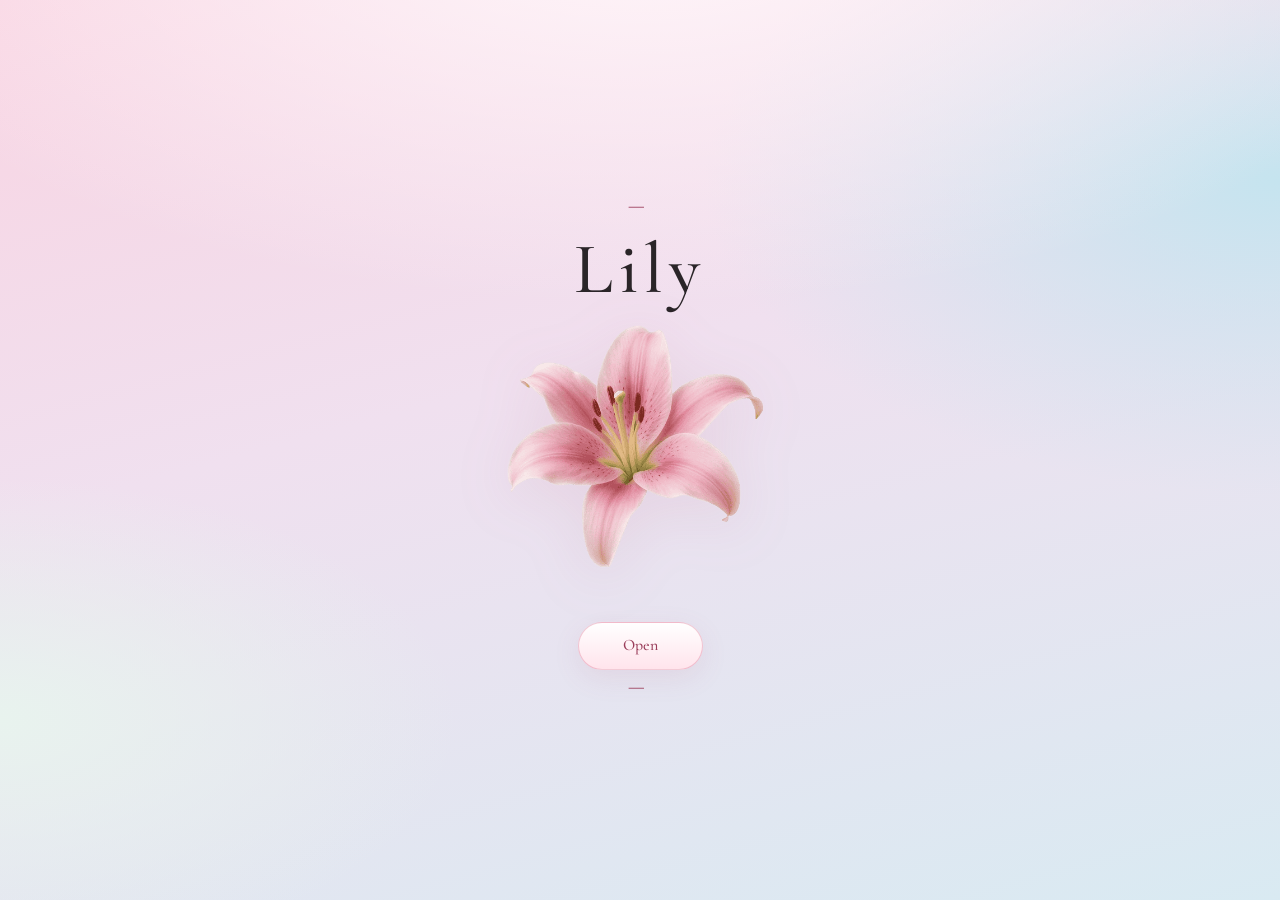
<file: index.html>
<!DOCTYPE html>
<html lang="en">

<head>
    <meta charset="UTF-8" />
    <meta name="viewport" content="width=device-width, initial-scale=1.0" />
    <meta name="description" content="Lily — a collection of quiet thoughts. A poetic digital quote book." />
    <link rel="icon" href="./media/imgs/lily_01.png" />
    <title>Lily</title>
    <style>
        html,
        body {
            margin: 0;
            width: 100%;
            height: 100%;
            overflow: hidden;
        }

        iframe {
            display: block;
            width: 100%;
            height: 100%;
            border: 0;
        }
    </style>
</head>

<body>
    <iframe src="./lily_book_like.html" title="Lily"></iframe>
</body>

</html>
</file>
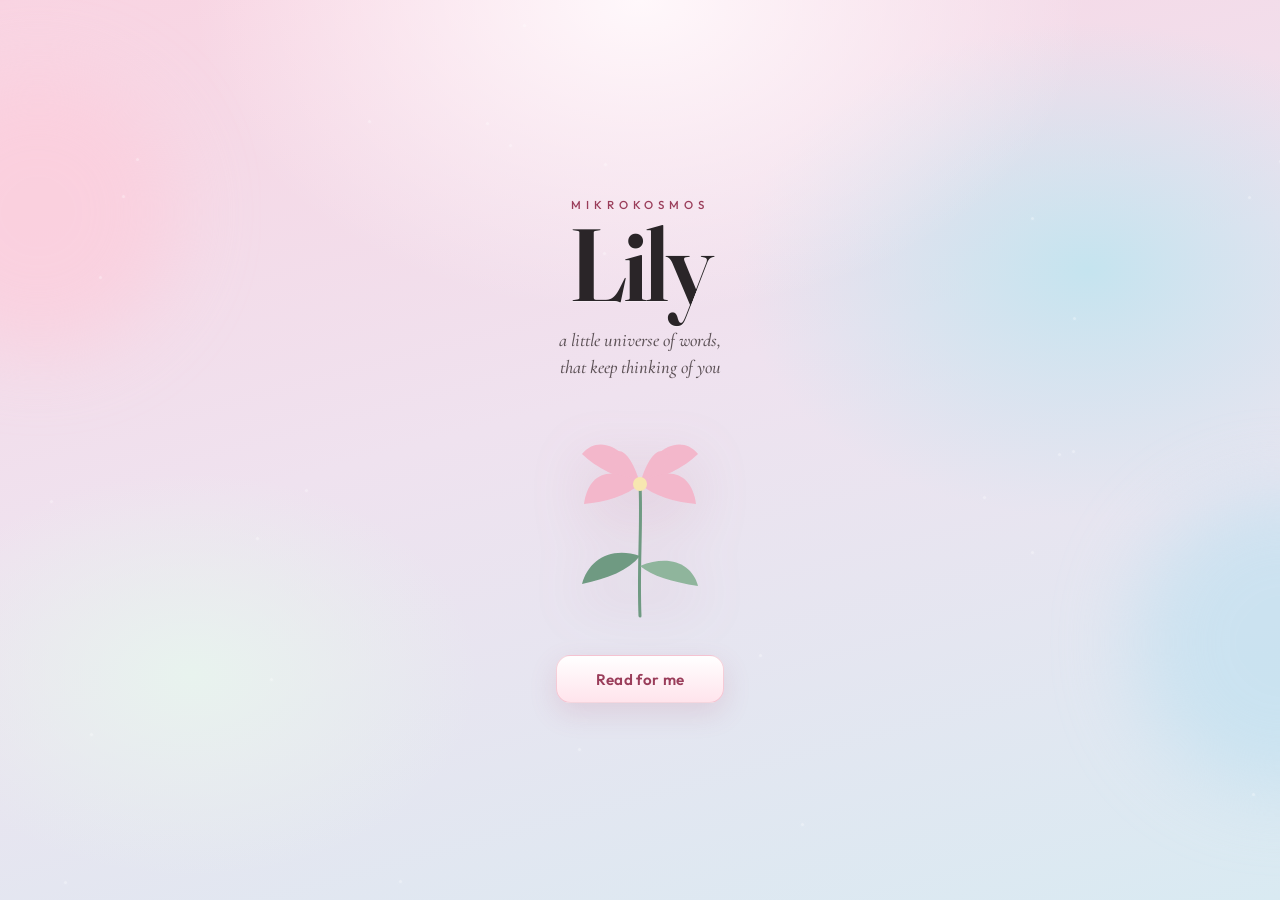
<file: for-lily.html>
<!DOCTYPE html>
<html lang="en">

<head>
    <meta charset="UTF-8" />
    <meta name="viewport" content="width=device-width, initial-scale=1.0, viewport-fit=cover" />
    <meta name="theme-color" content="#f3c4d4" />
    <meta name="description" content="Mikrokosmos — quiet words written for Lily." />
    <title>Lily — Mikrokosmos</title>
    <link rel="preconnect" href="https://fonts.googleapis.com" />
    <link rel="preconnect" href="https://fonts.gstatic.com" crossorigin />
    <link
        href="https://fonts.googleapis.com/css2?family=Cormorant+Garamond:ital,wght@0,500;0,600;1,500&family=Fraunces:opsz,wght@9..144,500;9..144,600&family=Noto+Serif+Myanmar:wght@400;500;600&family=Outfit:wght@400;500;600&display=swap"
        rel="stylesheet" />
    <link rel="stylesheet" href="./for-lily.css" />
</head>

<body>
    <div class="sky" aria-hidden="true">
        <div class="sky__glow sky__glow--a"></div>
        <div class="sky__glow sky__glow--b"></div>
        <div class="sky__stars" id="sky-stars"></div>
        <div class="sky__petals" id="sky-petals"></div>
    </div>

    <a class="skip-link" href="#reader">Skip to quotes</a>

    <!-- Cover: brand-first hero -->
    <section id="cover" class="cover" aria-label="Cover for Lily">
        <div class="cover__stage">
            <p class="cover__whisper">mikrokosmos</p>
            <h1 class="cover__brand">Lily</h1>
            <p class="cover__line">a little universe of words,<br />that keep thinking of you</p>

            <div class="cover__bloom" aria-hidden="true">
                <svg class="lily-svg" viewBox="0 0 200 220" fill="none" xmlns="http://www.w3.org/2000/svg">
                    <path class="lily-svg__stem" d="M100 210 C98 160, 102 120, 100 78" stroke="currentColor"
                        stroke-width="3" stroke-linecap="round" />
                    <path class="lily-svg__leaf" d="M100 150 C70 140, 48 155, 42 178 C68 172, 88 165, 100 150Z"
                        fill="currentColor" />
                    <path class="lily-svg__leaf lily-svg__leaf--r"
                        d="M100 160 C130 148, 152 158, 158 180 C132 176, 112 170, 100 160Z" fill="currentColor" />
                    <g class="lily-svg__bloom">
                        <path d="M100 78 C88 40, 58 28, 42 48 C56 62, 78 72, 100 78Z" fill="currentColor" />
                        <path d="M100 78 C112 40, 142 28, 158 48 C144 62, 122 72, 100 78Z" fill="currentColor" />
                        <path d="M100 78 C70 58, 48 68, 44 98 C66 96, 86 90, 100 78Z" fill="currentColor" />
                        <path d="M100 78 C130 58, 152 68, 156 98 C134 96, 114 90, 100 78Z" fill="currentColor" />
                        <path d="M100 78 C92 48, 78 36, 70 52 C78 62, 90 72, 100 78Z" fill="currentColor" />
                        <path d="M100 78 C108 48, 122 36, 130 52 C122 62, 110 72, 100 78Z" fill="currentColor" />
                        <circle cx="100" cy="78" r="7" fill="#f7e7b0" />
                    </g>
                </svg>
            </div>

            <button type="button" class="cover__cta" id="enter-btn">
                Read for me
            </button>
        </div>
    </section>

    <!-- One-quote-per-page reader -->
    <section id="reader" class="reader is-hidden" aria-label="Quote pages" hidden>
        <header class="reader__top">
            <button type="button" class="icon-btn" id="back-cover" aria-label="Back to cover">
                <span aria-hidden="true">←</span>
            </button>
            <p class="reader__mark">for Lily</p>
            <span class="reader__top-spacer" aria-hidden="true"></span>
        </header>

        <div class="reader__stage" id="quote-stage">
            <article class="quote" id="quote-card" aria-live="polite">
                <p class="quote__title" id="quote-title" hidden></p>
                <p class="quote__body" id="quote-body"></p>
                <p class="quote__author" id="quote-author" hidden></p>
            </article>
        </div>

        <nav class="reader__nav" aria-label="Quote navigation">
            <button type="button" class="nav-btn" id="prev-btn" aria-label="Previous quote">
                Prev
            </button>
            <div class="reader__progress-wrap">
                <button type="button" class="reader__count-btn" id="scrubber-toggle"
                    aria-expanded="false" aria-controls="quote-scrubber" aria-label="Open quote index">
                    <span id="page-count" aria-live="polite">1 / 1</span>
                </button>

                <div class="quote-scrubber" id="quote-scrubber" hidden>
                    <div class="quote-scrubber__chip" id="scrubber-chip" aria-live="polite" hidden>
                        <span class="quote-scrubber__chip-num" id="scrubber-chip-num"></span>
                        <span class="quote-scrubber__chip-peek" id="scrubber-chip-peek"></span>
                    </div>
                    <div class="quote-scrubber__arc" id="scrubber-track" role="listbox" aria-label="Jump to quote">
                    </div>
                </div>
            </div>
            <button type="button" class="nav-btn nav-btn--primary" id="next-btn" aria-label="Next quote">
                Next
            </button>
        </nav>

        <p class="reader__hint" id="swipe-hint">swipe, or tap the page count</p>
    </section>

    <script src="./for-lily.js" defer></script>
</body>

</html>
</file>
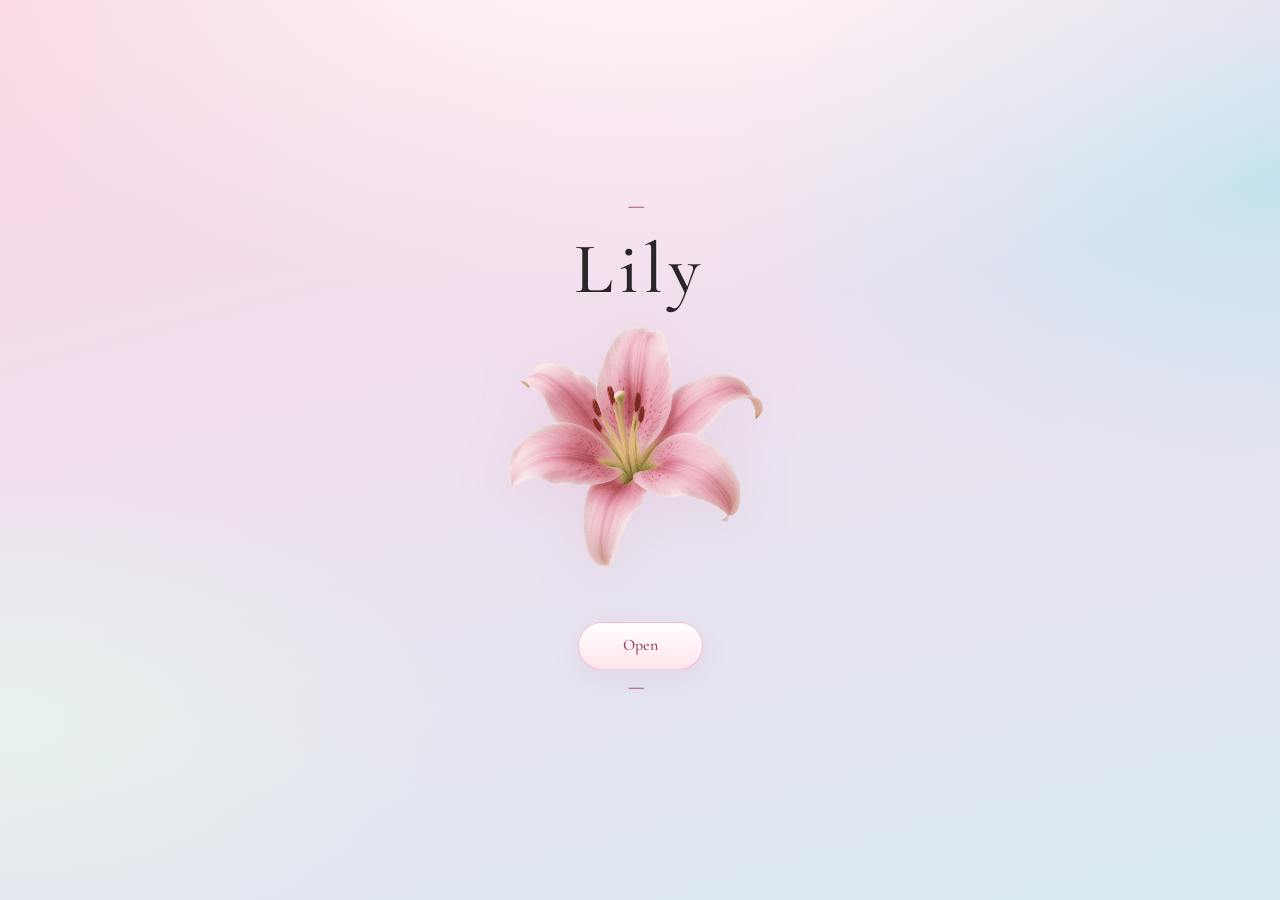
<file: index_main.html>
<!DOCTYPE html>
<html lang="en">

<head>
    <meta charset="UTF-8" />
    <meta name="viewport" content="width=device-width, initial-scale=1.0" />
    <meta name="description" content="Lily — a collection of quiet thoughts. A poetic digital quote book." />
    <title>Lily</title>
    <link rel="stylesheet" href="./styles.css" />
</head>

<body>
    <script>
        (function () {
            try {
                var raw = localStorage.getItem("lily_reading_state");
                if (!raw) return;
                var data = JSON.parse(raw);
                if (data && data.bookOpen) {
                    document.documentElement.classList.add("lily-boot--book");
                    document.body.classList.add("is-book-open");
                }
            } catch (e) {
                /* ignore corrupt storage */
            }
        })();
    </script>
    <a class="skip-link" href="#book">Skip to reading</a>

    <div id="cover" class="cover" role="region" aria-label="Book cover">
        <div class="cover__inner">
            <p class="cover__eyebrow" aria-hidden="true">—</p>
            <h1 class="cover__title">Lily</h1>
            <div class="flower__art">
                <img src="./media/imgs/lily_01.png" alt="Illustration of a lily" width="280" height="280"
                    class="cover__flower" decoding="async" />
            </div>
            <button type="button" class="cover__cta btn" id="open-book" aria-controls="book">
                Open
            </button>
            <p class="cover__eyebrow" aria-hidden="true">—</p>
        </div>
    </div>

    <div id="book-shell" class="book-shell book-shell--hidden" role="region" aria-label="Quote book" aria-hidden="true">
        <main id="book" class="book" tabindex="-1">
            <!-- quote pages injected by script -->
        </main>

        <header class="book-bar" role="banner">
            <p class="book-bar__brand">Lily</p>
            <div class="book-bar__progress" aria-live="polite" aria-atomic="true">
                <span class="visually-hidden">Reading position: </span>
                <span id="page-indicator"><span id="current-page">1</span> / <span id="total-pages">1</span></span>
            </div>
            <button type="button" class="book-bar__cover btn btn--ghost" id="to-cover" aria-label="Return to cover">
                Close
            </button>
        </header>
    </div>

    <div id="toast" class="toast" role="status" aria-live="polite" aria-relevant="additions text"></div>

    <script src="./jquery.min.js"></script>
    <script src="./script.js"></script>
</body>

</html>
</file>
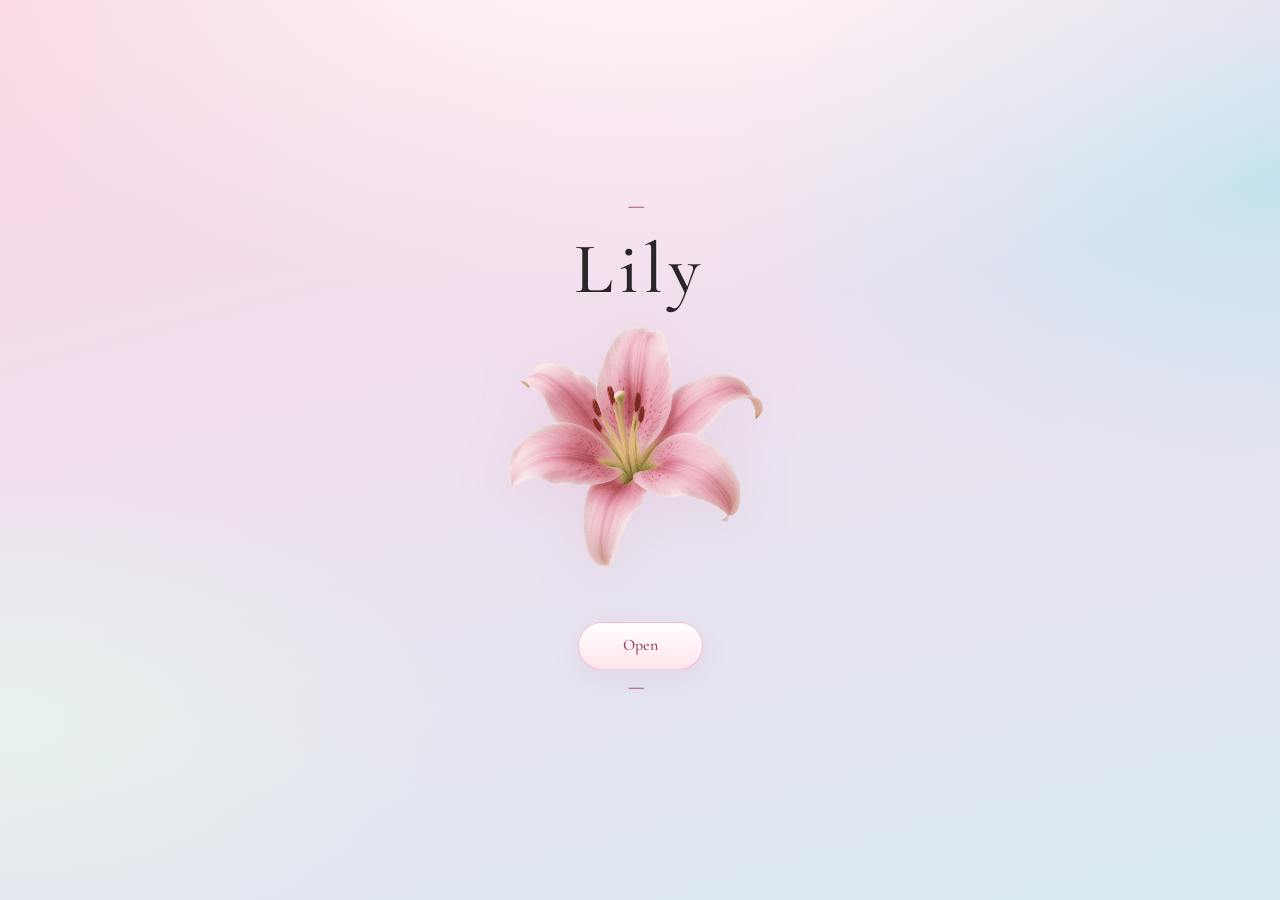
<file: lily_book_like.html>
<!DOCTYPE html>
<html lang="en">

<head>
    <meta charset="UTF-8" />
    <meta name="viewport" content="width=device-width, initial-scale=1.0" />
    <meta name="description" content="Lily — a collection of quiet thoughts. A poetic digital quote book." />
    <title>Lily</title>
    <link rel="stylesheet" href="./styles.css" />
</head>

<body>
    <script>
        (function () {
            try {
                var raw = localStorage.getItem("lily_reading_state");
                if (!raw) return;
                var data = JSON.parse(raw);
                if (data && data.bookOpen) {
                    document.documentElement.classList.add("lily-boot--book");
                    document.body.classList.add("is-book-open");
                }
            } catch (e) {
                /* ignore corrupt storage */
            }
        })();
    </script>
    <a class="skip-link" href="#book">Skip to reading</a>

    <div class="sky-petals" id="sky-petals" aria-hidden="true"></div>

    <div id="cover" class="cover" role="region" aria-label="Book cover">
        <div class="cover__inner">
            <p class="cover__eyebrow" aria-hidden="true">—</p>
            <h1 class="cover__title">Lily</h1>
            <div class="flower__art">
                <img src="./media/imgs/lily_01.png" alt="Illustration of a lily" width="280" height="280"
                    class="cover__flower" decoding="async" />
            </div>
            <button type="button" class="cover__cta btn" id="open-book" aria-controls="book">
                Open
            </button>
            <p class="cover__eyebrow" aria-hidden="true">—</p>
        </div>
    </div>

    <div id="book-shell" class="book-shell book-shell--hidden" role="region" aria-label="Quote book" aria-hidden="true">
        <main id="book" class="book" tabindex="-1">
            <!-- quote pages injected by script -->
        </main>

        <header class="book-bar" role="banner">
            <p class="book-bar__brand">Lily</p>
            <div class="book-bar__progress-wrap">
                <button type="button" class="book-bar__progress" id="scrubber-toggle"
                    aria-expanded="false" aria-controls="quote-scrubber" aria-label="Open quote index">
                    <span class="visually-hidden">Reading position: </span>
                    <span id="page-indicator"><span id="current-page">1</span> / <span id="total-pages">1</span></span>
                </button>

                <div class="quote-scrubber" id="quote-scrubber" hidden>
                    <div class="quote-scrubber__chip" id="scrubber-chip" aria-live="polite" hidden>
                        <span class="quote-scrubber__chip-num" id="scrubber-chip-num"></span>
                        <span class="quote-scrubber__chip-peek" id="scrubber-chip-peek"></span>
                    </div>
                    <div class="quote-scrubber__arc" id="scrubber-track" role="listbox"
                        aria-label="Jump to quote">
                        <!-- ticks injected by script -->
                    </div>
                </div>
            </div>
            <button type="button" class="book-bar__cover btn btn--ghost" id="to-cover" aria-label="Return to cover">
                Close
            </button>
        </header>
    </div>

    <div id="toast" class="toast" role="status" aria-live="polite" aria-relevant="additions text"></div>

    <script src="./jquery.min.js"></script>
    <script src="./script.js"></script>
</body>

</html>
</file>
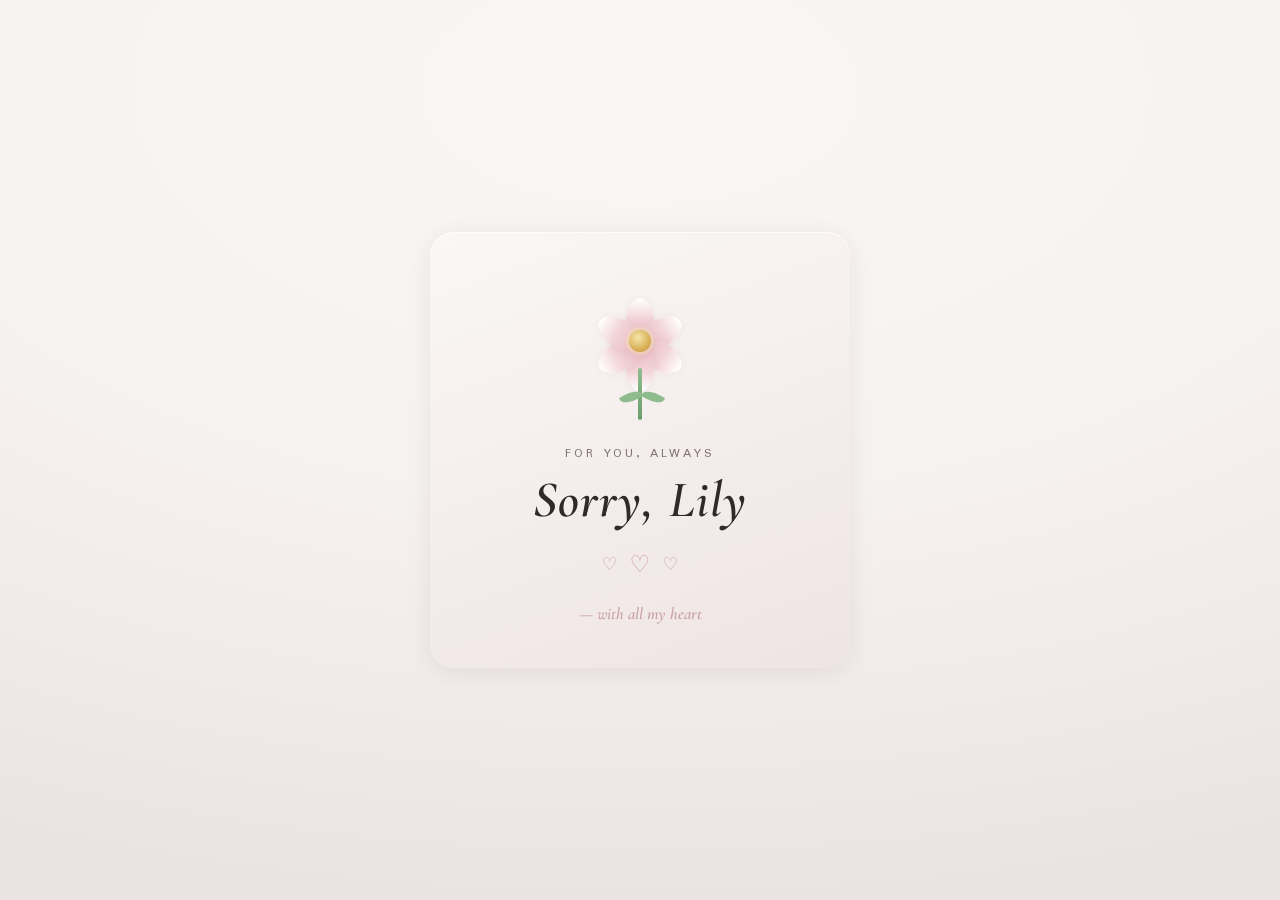
<file: sorry.html>
<!DOCTYPE html>
<html lang="en">

<head>
    <meta charset="UTF-8">
    <meta name="viewport" content="width=device-width, initial-scale=1.0">
    <meta name="description" content="A little note for Lily." />
    <title>Sorry, Lily</title>
    <link rel="stylesheet" href="./sorry.css" />
</head>

<body>
    <div class="petals" aria-hidden="true">
        <span class="petal"></span>
        <span class="petal"></span>
        <span class="petal"></span>
        <span class="petal"></span>
        <span class="petal"></span>
        <span class="petal"></span>
        <span class="petal"></span>
        <span class="petal"></span>
    </div>

    <main class="card">
        <div class="lily" aria-hidden="true">
            <div class="lily__petal lily__petal--1"></div>
            <div class="lily__petal lily__petal--2"></div>
            <div class="lily__petal lily__petal--3"></div>
            <div class="lily__petal lily__petal--4"></div>
            <div class="lily__petal lily__petal--5"></div>
            <div class="lily__petal lily__petal--6"></div>
            <div class="lily__center"></div>
            <div class="lily__stem"></div>
            <div class="lily__leaf lily__leaf--left"></div>
            <div class="lily__leaf lily__leaf--right"></div>
        </div>

        <p class="eyebrow">for you, always</p>
        <h1 class="title">Sorry, Lily</h1>

        <!-- <p class="message">
            I didn't mean to hurt your heart.<br />
            You matter more than I ever let on,<br />
            and I'm truly sorry.
        </p> -->

        <div class="hearts" aria-hidden="true">
            <span class="heart">♡</span>
            <span class="heart heart--mid">♡</span>
            <span class="heart">♡</span>
        </div>

        <p class="sign-off">— with all my heart</p>
    </main>
</body>

</html>
</file>
<file: for-lily.css>
/* ==========================================================================
   For Lily — Mikrokosmos
   Mobile-first for OnePlus-class phones (~360–430px), scales up gracefully
   ========================================================================== */

:root {
  --rose-50: #fff7f9;
  --rose-100: #ffe4ec;
  --rose-200: #f7c1d2;
  --rose-300: #ef9bb5;
  --rose-500: #d96b8a;
  --rose-700: #9a3d5a;
  --sky-100: #e8f4f8;
  --sky-200: #c5e4ef;
  --mint-100: #e8f3ee;
  --ink: #2a2528;
  --ink-soft: #5c5156;
  --paper: rgba(255, 250, 252, 0.72);
  --champagne: #e8cf9a;
  --stem: #6f9a82;
  --leaf: #8fb59c;

  --font-brand: "Fraunces", "Cormorant Garamond", Georgia, serif;
  --font-quote: "Cormorant Garamond", "Noto Serif Myanmar", Georgia, serif;
  --font-mm: "Noto Serif Myanmar", "Cormorant Garamond", Georgia, serif;
  --font-ui: "Outfit", system-ui, sans-serif;

  --safe-top: env(safe-area-inset-top, 0px);
  --safe-bottom: env(safe-area-inset-bottom, 0px);
  --page-pad: clamp(1rem, 4.5vw, 1.5rem);

  --ease-soft: cubic-bezier(0.22, 1, 0.36, 1);
  --dur: 480ms;
}

*,
*::before,
*::after {
  box-sizing: border-box;
}

html,
body {
  margin: 0;
  min-height: 100%;
  min-height: 100dvh;
}

body {
  font-family: var(--font-ui);
  color: var(--ink);
  background: #f6dbe6;
  overflow-x: hidden;
  -webkit-font-smoothing: antialiased;
  text-rendering: optimizeLegibility;
}

button {
  font: inherit;
  color: inherit;
  border: 0;
  background: none;
  cursor: pointer;
  -webkit-tap-highlight-color: transparent;
}

.is-hidden,
[hidden] {
  display: none !important;
}

.skip-link {
  position: absolute;
  left: -999px;
  top: 0;
  z-index: 100;
  padding: 0.75rem 1rem;
  background: var(--ink);
  color: #fff;
}

.skip-link:focus {
  left: 0.75rem;
  top: calc(0.75rem + var(--safe-top));
}

/* --------------------------------------------------------------------------
   Atmosphere
   -------------------------------------------------------------------------- */

.sky {
  position: fixed;
  inset: 0;
  z-index: 0;
  pointer-events: none;
  overflow: hidden;
  background:
    radial-gradient(120% 80% at 50% -10%, #fff8fb 0%, transparent 55%),
    radial-gradient(90% 70% at 100% 20%, var(--sky-200) 0%, transparent 50%),
    radial-gradient(80% 60% at 0% 80%, var(--mint-100) 0%, transparent 45%),
    linear-gradient(165deg, #f9d4e2 0%, #f0e0ef 42%, #d9eaf2 100%);
}

.sky__glow {
  position: absolute;
  border-radius: 50%;
  filter: blur(40px);
  opacity: 0.55;
  animation: drift 14s var(--ease-soft) infinite alternate;
}

.sky__glow--a {
  width: 55vw;
  height: 55vw;
  max-width: 280px;
  max-height: 280px;
  top: 8%;
  left: -8%;
  background: #ffc9d8;
}

.sky__glow--b {
  width: 60vw;
  height: 60vw;
  max-width: 300px;
  max-height: 300px;
  right: -12%;
  bottom: 12%;
  background: #b9dff0;
  animation-delay: -4s;
}

.sky__stars,
.sky__petals {
  position: absolute;
  inset: 0;
}

.star {
  position: absolute;
  width: 3px;
  height: 3px;
  border-radius: 50%;
  background: rgba(255, 255, 255, 0.9);
  box-shadow: 0 0 6px rgba(255, 255, 255, 0.55);
  animation: twinkle var(--twinkle, 3s) ease-in-out infinite;
  opacity: 0.35;
}

.petal {
  position: absolute;
  top: -5vh;
  width: var(--petal-w, 12px);
  height: var(--petal-h, 16px);
  border-radius: 70% 70% 60% 60% / 80% 80% 40% 40%;
  background: linear-gradient(160deg, #ffe0ea, #f2a8bf 55%, #e890a8);
  opacity: var(--petal-opacity, 0.55);
  animation: fall var(--fall, 12s) linear infinite;
  will-change: transform, opacity;
}

.petal--soft {
  filter: blur(0.2px);
  background: linear-gradient(160deg, #fff0f5, #f7c1d2);
}

@keyframes drift {
  from {
    transform: translate3d(0, 0, 0);
  }

  to {
    transform: translate3d(18px, 24px, 0);
  }
}

@keyframes twinkle {
  0%,
  100% {
    opacity: 0.2;
    transform: scale(0.8);
  }

  50% {
    opacity: 0.85;
    transform: scale(1.15);
  }
}

@keyframes fall {
  0% {
    transform: translate3d(0, 0, 0) rotate(var(--rot, 0deg));
    opacity: 0;
  }

  10% {
    opacity: var(--petal-opacity, 0.55);
  }

  85% {
    opacity: var(--petal-opacity, 0.55);
  }

  100% {
    transform: translate3d(var(--drift-x, 40px), 115vh, 0) rotate(calc(var(--rot, 0deg) + 300deg));
    opacity: 0;
  }
}

/* --------------------------------------------------------------------------
   Cover — one composition, brand first
   -------------------------------------------------------------------------- */

.cover {
  position: relative;
  z-index: 1;
  min-height: 100dvh;
  min-height: 100svh;
  display: grid;
  place-items: center;
  padding: calc(var(--page-pad) + var(--safe-top)) var(--page-pad)
    calc(var(--page-pad) + var(--safe-bottom));
}

.cover__stage {
  width: min(100%, 26rem);
  text-align: center;
  animation: rise-in 900ms var(--ease-soft) both;
}

.cover__whisper {
  margin: 0 0 0.35rem;
  font-family: var(--font-ui);
  font-size: 0.72rem;
  font-weight: 500;
  letter-spacing: 0.42em;
  text-transform: uppercase;
  color: var(--rose-700);
  opacity: 0.75;
  animation: fade-soft 1.1s var(--ease-soft) 0.15s both;
}

.cover__brand {
  margin: 0;
  font-family: var(--font-brand);
  font-weight: 600;
  font-size: clamp(4.6rem, 22vw, 6.4rem);
  line-height: 0.92;
  letter-spacing: -0.03em;
  color: var(--ink);
  text-shadow: 0 1px 0 rgba(255, 255, 255, 0.35);
  animation: brand-in 1s var(--ease-soft) 0.05s both;
}

.cover__line {
  margin: 1rem auto 0;
  max-width: 16rem;
  font-family: var(--font-quote);
  font-size: 1.15rem;
  font-style: italic;
  font-weight: 500;
  line-height: 1.45;
  color: var(--ink-soft);
  animation: fade-soft 1.1s var(--ease-soft) 0.35s both;
}

.cover__bloom {
  margin: 1.6rem auto 1.8rem;
  width: min(52vw, 11.5rem);
  color: #f2b4c7;
  animation: bloom-sway 5.5s ease-in-out infinite;
  filter: drop-shadow(0 18px 28px rgba(180, 90, 120, 0.18));
}

.lily-svg {
  display: block;
  width: 100%;
  height: auto;
}

.lily-svg__stem,
.lily-svg__leaf {
  color: var(--stem);
}

.lily-svg__leaf--r {
  color: var(--leaf);
}

.lily-svg__bloom {
  color: #f3b7cb;
  transform-origin: 100px 90px;
  animation: petal-breathe 4.2s ease-in-out infinite;
}

.cover__cta {
  display: inline-flex;
  align-items: center;
  justify-content: center;
  min-height: 3rem;
  min-width: 10.5rem;
  padding: 0.85rem 1.6rem;
  border-radius: 0.9rem;
  background: linear-gradient(180deg, #fff 0%, var(--rose-100) 100%);
  color: var(--rose-700);
  font-weight: 600;
  font-size: 0.95rem;
  letter-spacing: 0.02em;
  border: 1px solid rgba(217, 107, 138, 0.28);
  box-shadow: 0 10px 28px rgba(180, 90, 120, 0.16);
  transition:
    transform 200ms var(--ease-soft),
    box-shadow 200ms var(--ease-soft);
  animation: fade-soft 1s var(--ease-soft) 0.55s both;
}

.cover__cta:hover,
.cover__cta:focus-visible {
  transform: translateY(-2px);
  box-shadow: 0 14px 32px rgba(180, 90, 120, 0.22);
  outline: none;
}

.cover__cta:active {
  transform: translateY(1px);
}

.cover.is-leaving .cover__stage {
  animation: cover-out 420ms var(--ease-soft) forwards;
}

@keyframes rise-in {
  from {
    opacity: 0;
    transform: translateY(18px);
  }

  to {
    opacity: 1;
    transform: translateY(0);
  }
}

@keyframes brand-in {
  from {
    opacity: 0;
    transform: translateY(24px) scale(0.96);
    letter-spacing: 0.08em;
  }

  to {
    opacity: 1;
    transform: translateY(0) scale(1);
    letter-spacing: -0.03em;
  }
}

@keyframes fade-soft {
  from {
    opacity: 0;
    transform: translateY(10px);
  }

  to {
    opacity: 1;
    transform: translateY(0);
  }
}

@keyframes bloom-sway {
  0%,
  100% {
    transform: rotate(-2deg) translateY(0);
  }

  50% {
    transform: rotate(2.5deg) translateY(-6px);
  }
}

@keyframes petal-breathe {
  0%,
  100% {
    transform: scale(1);
  }

  50% {
    transform: scale(1.03);
  }
}

@keyframes cover-out {
  to {
    opacity: 0;
    transform: translateY(-16px) scale(0.98);
  }
}

/* --------------------------------------------------------------------------
   Reader — one quote per viewport page
   -------------------------------------------------------------------------- */

.reader {
  position: relative;
  z-index: 1;
  min-height: 100dvh;
  min-height: 100svh;
  display: grid;
  grid-template-rows: auto 1fr auto auto;
  padding: calc(0.65rem + var(--safe-top)) var(--page-pad)
    calc(0.85rem + var(--safe-bottom));
  gap: 0.4rem;
  animation: reader-in var(--dur) var(--ease-soft) both;
  /* Phone frame comfort: keep content in a readable column */
  width: min(100%, 28rem);
  margin-inline: auto;
}

.reader.is-entering {
  animation-name: reader-in;
}

@keyframes reader-in {
  from {
    opacity: 0;
    transform: translateY(20px);
  }

  to {
    opacity: 1;
    transform: translateY(0);
  }
}

.reader__top {
  display: grid;
  grid-template-columns: 2.5rem 1fr auto;
  align-items: center;
  gap: 0.5rem;
  min-height: 2.75rem;
}

.icon-btn {
  width: 2.5rem;
  height: 2.5rem;
  border-radius: 0.75rem;
  display: grid;
  place-items: center;
  color: var(--rose-700);
  background: rgba(255, 255, 255, 0.45);
  border: 1px solid rgba(217, 107, 138, 0.18);
  transition: background 160ms ease;
}

.icon-btn:active {
  background: rgba(255, 255, 255, 0.75);
}

.reader__mark {
  margin: 0;
  text-align: center;
  font-size: 0.78rem;
  font-weight: 500;
  letter-spacing: 0.18em;
  text-transform: lowercase;
  color: var(--rose-700);
  opacity: 0.8;
}

.reader__count {
  margin: 0;
  font-variant-numeric: tabular-nums;
  font-size: 0.78rem;
  font-weight: 500;
  color: var(--ink-soft);
  min-width: 3.5rem;
  text-align: right;
}

.reader__top-spacer {
  width: 2.5rem;
  height: 2.5rem;
}

.reader__stage {
  display: grid;
  place-items: center;
  min-height: 0;
  touch-action: pan-y;
  user-select: none;
  -webkit-user-select: none;
}

.quote {
  width: 100%;
  max-height: 100%;
  overflow: auto;
  padding: 1.35rem 1.15rem 1.5rem;
  border-radius: 1.15rem;
  background: var(--paper);
  border: 1px solid rgba(255, 255, 255, 0.65);
  backdrop-filter: blur(10px);
  -webkit-backdrop-filter: blur(10px);
  box-shadow: 0 18px 40px rgba(140, 80, 110, 0.1);
  text-align: center;
  transition:
    transform var(--dur) var(--ease-soft),
    opacity var(--dur) var(--ease-soft);
}

.quote.is-exit-next {
  opacity: 0;
  transform: translateX(-18px);
}

.quote.is-exit-prev {
  opacity: 0;
  transform: translateX(18px);
}

.quote.is-enter-next {
  animation: quote-in-next var(--dur) var(--ease-soft) both;
}

.quote.is-enter-prev {
  animation: quote-in-prev var(--dur) var(--ease-soft) both;
}

@keyframes quote-in-next {
  from {
    opacity: 0;
    transform: translateX(22px);
  }

  to {
    opacity: 1;
    transform: translateX(0);
  }
}

@keyframes quote-in-prev {
  from {
    opacity: 0;
    transform: translateX(-22px);
  }

  to {
    opacity: 1;
    transform: translateX(0);
  }
}

.quote__title {
  margin: 0 0 0.85rem;
  font-family: var(--font-brand);
  font-size: clamp(1.15rem, 4.8vw, 1.4rem);
  font-weight: 600;
  color: var(--rose-700);
  letter-spacing: 0.01em;
}

.quote__body {
  margin: 0;
  font-family: var(--font-quote);
  font-size: clamp(1.2rem, 5.2vw, 1.55rem);
  font-weight: 500;
  line-height: 1.65;
  white-space: pre-line;
  color: var(--ink);
}

.quote__body.is-mm {
  font-family: var(--font-mm);
  font-size: clamp(1.05rem, 4.6vw, 1.28rem);
  line-height: 1.85;
  font-weight: 500;
}

.quote__body.is-short {
  font-size: clamp(1.45rem, 6.2vw, 1.9rem);
  line-height: 1.55;
}

.quote__body.is-short.is-mm {
  font-size: clamp(1.2rem, 5.2vw, 1.5rem);
  line-height: 1.75;
}

.quote__author {
  margin: 1.15rem 0 0;
  font-family: var(--font-ui);
  font-size: 0.8rem;
  font-weight: 500;
  letter-spacing: 0.04em;
  color: var(--ink-soft);
}

.reader__nav {
  display: grid;
  grid-template-columns: auto 1fr auto;
  align-items: center;
  gap: 0.65rem;
  margin-top: 0.35rem;
}

.nav-btn {
  min-height: 2.7rem;
  min-width: 4.4rem;
  padding: 0.55rem 0.95rem;
  border-radius: 0.8rem;
  font-size: 0.88rem;
  font-weight: 600;
  color: var(--ink-soft);
  background: rgba(255, 255, 255, 0.42);
  border: 1px solid rgba(90, 70, 80, 0.1);
  transition:
    transform 160ms var(--ease-soft),
    background 160ms ease,
    opacity 160ms ease;
}

.nav-btn--primary {
  color: var(--rose-700);
  background: linear-gradient(180deg, #fff 0%, var(--rose-100) 100%);
  border-color: rgba(217, 107, 138, 0.25);
}

.nav-btn:active:not(:disabled) {
  transform: scale(0.97);
}

.nav-btn:disabled {
  opacity: 0.35;
  cursor: not-allowed;
}

.reader__progress-wrap {
  position: relative;
  display: flex;
  justify-content: center;
  align-items: center;
  min-width: 0;
}

.reader__count-btn {
  appearance: none;
  border: 1px solid transparent;
  border-radius: 999px;
  background: rgba(255, 255, 255, 0.42);
  color: var(--ink-soft);
  font: inherit;
  font-variant-numeric: tabular-nums;
  font-size: 0.82rem;
  font-weight: 600;
  min-height: 2.7rem;
  padding: 0.45rem 0.95rem;
  cursor: pointer;
  transition: background 160ms ease, border-color 160ms ease, color 160ms ease;
}

.reader__count-btn:hover,
.reader__count-btn:focus-visible {
  background: rgba(255, 255, 255, 0.62);
  border-color: rgba(217, 107, 138, 0.28);
  outline: none;
}

.reader__count-btn[aria-expanded="true"] {
  background: rgba(255, 255, 255, 0.78);
  border-color: rgba(217, 107, 138, 0.35);
  color: var(--rose-700);
}

.reader__hint {
  margin: 0.15rem 0 0;
  text-align: center;
  font-size: 0.7rem;
  letter-spacing: 0.12em;
  text-transform: lowercase;
  color: var(--ink-soft);
  opacity: 0.55;
  transition: opacity 400ms ease;
}

.reader__hint.is-gone {
  opacity: 0;
}

/* BOTTOM ARC SCRUBBER — fan above page count */
.quote-scrubber {
  position: absolute;
  left: 50%;
  bottom: calc(100% + 0.35rem);
  transform: translateX(-50%);
  z-index: 12;
  width: min(92vw, 22rem);
  height: min(42vw, 11rem);
  pointer-events: none;
  opacity: 0;
  visibility: hidden;
  transition: opacity 0.22s ease, visibility 0.22s ease;
}

.quote-scrubber.is-open {
  pointer-events: auto;
  opacity: 1;
  visibility: visible;
}

.quote-scrubber[hidden] {
  display: block !important;
  pointer-events: none;
  opacity: 0;
  visibility: hidden;
}

.quote-scrubber.is-open[hidden] {
  pointer-events: auto;
  opacity: 1;
  visibility: visible;
}

.quote-scrubber__arc {
  position: absolute;
  inset: 0;
}

.quote-scrubber__tick {
  position: absolute;
  width: 28px;
  height: 28px;
  margin: 0;
  padding: 0;
  border: 0;
  border-radius: 50%;
  background: transparent;
  cursor: pointer;
  display: grid;
  place-items: center;
  transform: translate(-50%, -50%) scale(0.55);
  opacity: 0;
  transition:
    transform 0.28s var(--ease-soft),
    opacity 0.22s ease;
  -webkit-tap-highlight-color: transparent;
}

.quote-scrubber.is-open .quote-scrubber__tick {
  opacity: 1;
  transform: translate(-50%, -50%) scale(1);
  transition-delay: var(--tick-delay, 0ms);
}

.quote-scrubber__tick::before {
  content: "";
  width: 8px;
  height: 8px;
  border-radius: 50%;
  background: color-mix(in srgb, var(--rose-500) 55%, white);
  box-shadow: 0 1px 4px rgba(180, 90, 120, 0.18);
  transition: width 0.15s ease, height 0.15s ease, background 0.15s ease, box-shadow 0.15s ease;
}

.quote-scrubber__tick:hover::before,
.quote-scrubber__tick:focus-visible::before {
  width: 11px;
  height: 11px;
  background: var(--rose-500);
}

.quote-scrubber__tick.is-active::before {
  width: 12px;
  height: 12px;
  background: var(--rose-700);
  box-shadow: 0 0 0 4px rgba(239, 155, 181, 0.4);
}

.quote-scrubber__tick:focus-visible {
  outline: none;
}

.quote-scrubber__chip {
  position: absolute;
  left: 50%;
  top: 50%;
  transform: translateX(-50%);
  max-width: min(70vw, 16rem);
  padding: 0.4rem 0.7rem;
  border-radius: 0.75rem;
  border: 1px solid rgba(255, 255, 255, 0.75);
  background: rgba(255, 250, 252, 0.94);
  backdrop-filter: blur(10px);
  -webkit-backdrop-filter: blur(10px);
  box-shadow: 0 10px 28px rgba(180, 90, 120, 0.14);
  pointer-events: none;
  opacity: 0;
  visibility: hidden;
  transition: opacity 0.18s ease, visibility 0.18s ease;
  text-align: center;
  z-index: 2;
}

.quote-scrubber__chip.is-visible {
  opacity: 1;
  visibility: visible;
}

.quote-scrubber__chip[hidden] {
  display: block !important;
  opacity: 0;
  visibility: hidden;
}

.quote-scrubber__chip.is-visible[hidden] {
  opacity: 1;
  visibility: visible;
}

.quote-scrubber__chip-num {
  display: block;
  font-family: var(--font-brand);
  font-size: 0.9rem;
  font-weight: 600;
  color: var(--rose-700);
}

.quote-scrubber__chip-peek {
  display: block;
  margin-top: 0.12rem;
  font-size: 0.75rem;
  line-height: 1.35;
  color: var(--ink-soft);
  white-space: nowrap;
  overflow: hidden;
  text-overflow: ellipsis;
}

/* --------------------------------------------------------------------------
   Responsive — larger phones / small tablets / desktop preview
   -------------------------------------------------------------------------- */

/* OnePlus / tall Android phones often sit around 360–430 CSS px */
@media (min-width: 390px) {
  .quote {
    padding: 1.6rem 1.4rem 1.75rem;
  }
}

@media (min-width: 600px) {
  .cover__bloom {
    width: 12.5rem;
  }

  .quote__body {
    font-size: 1.65rem;
  }

  .quote__body.is-mm {
    font-size: 1.35rem;
  }
}

@media (min-width: 900px) {
  .sky {
    background:
      radial-gradient(70% 70% at 50% 0%, #fff8fb 0%, transparent 50%),
      radial-gradient(50% 50% at 85% 30%, var(--sky-200) 0%, transparent 55%),
      radial-gradient(45% 45% at 15% 75%, var(--mint-100) 0%, transparent 50%),
      linear-gradient(165deg, #f9d4e2 0%, #efe2ef 45%, #d9eaf2 100%);
  }

  .reader,
  .cover__stage {
    width: min(100%, 26rem);
  }
}

@media (prefers-reduced-motion: reduce) {
  *,
  *::before,
  *::after {
    animation-duration: 0.01ms !important;
    animation-iteration-count: 1 !important;
    transition-duration: 0.01ms !important;
  }

  .sky__glow,
  .cover__bloom,
  .lily-svg__bloom {
    animation: none !important;
  }

  .quote-scrubber__tick,
  .quote-scrubber__chip,
  .quote-scrubber {
    transition: none !important;
    transition-delay: 0ms !important;
  }
}
</file>
<file: styles.css>
/* RESET */
*,
*::before,
*::after {
  box-sizing: border-box;
}

html {
  -webkit-text-size-adjust: 100%;
}

body,
h1,
h2,
h3,
p,
figure {
  margin: 0;
}

img {
  display: block;
  max-width: 100%;
  height: auto;
}

button {
  border: none;
  background: none;
  color: inherit;
  font: inherit;
  cursor: pointer;
}

button:focus-visible,
a:focus-visible {
  outline: 2px solid var(--accent);
  outline-offset: 3px;
}

/* VARIABLES — soft blush / sky (matches for-lily atmosphere) */
:root {
  --bg: #f6dbe6;
  --paper: rgba(255, 250, 252, 0.82);
  --paper-solid: #fff7f9;
  --accent: #ef9bb5;
  --accent-deep: #d96b8a;
  --rose: #9a3d5a;
  --text: #2a2528;
  --muted: #7a5a64;
  --shadow: rgba(180, 90, 120, 0.1);
  --shadow-deep: rgba(160, 70, 100, 0.18);
  --serif: "Cormorant Garamond", "Iowan Old Style", "Palatino Linotype", Palatino, Georgia, serif;
  --sans-padauk: "Padauk", system-ui, sans-serif;
  --radius-lg: 20px;
  --radius-md: 12px;
  --space-page: clamp(1rem, 4vw, 2.5rem);
  --transition-slow: 0.7s cubic-bezier(0.22, 1, 0.36, 1);
  --transition-fast: 0.25s ease;
  --sky-bg:
    radial-gradient(120% 80% at 50% -10%, #fff8fb 0%, transparent 55%),
    radial-gradient(90% 70% at 100% 20%, #c5e4ef 0%, transparent 50%),
    radial-gradient(80% 60% at 0% 80%, #e8f3ee 0%, transparent 45%),
    linear-gradient(165deg, #f9d4e2 0%, #f0e0ef 42%, #d9eaf2 100%);
}

/* GLOBAL */
@font-face {
  font-family: "Padauk";
  font-weight: 400;
  src: url("./fonts/Padauk-Regular.ttf") format("truetype");
  font-style: normal;
  font-display: swap;
}

@font-face {
  font-family: "Padauk";
  font-weight: 700;
  src: url("./fonts/Padauk-Bold.ttf") format("truetype");
  font-style: normal;
  font-display: swap;
}

@font-face {
  font-family: "Cormorant Garamond";
  font-weight: 500;
  src: url("./fonts/CormorantGaramond-Medium.ttf") format("truetype");
  font-style: normal;
  font-display: swap;
}
@font-face {
  font-family: "Cormorant Garamond";
  font-weight: 500;
  src: url("./fonts/CormorantGaramond-MediumItalic.ttf") format("truetype");
  font-style: italic;
  font-display: swap;
}
@font-face {
  font-family: "Cormorant Garamond";
  font-weight: 600;
  src: url("./fonts/CormorantGaramond-SemiBold.ttf") format("truetype");
  font-style: normal;
  font-display: swap;
}
@font-face {
  font-family: "Cormorant Garamond";
  font-weight: 600;
  src: url("./fonts/CormorantGaramond-SemiBoldItalic.ttf") format("truetype");
  font-style: italic;
  font-display: swap;
}

html,
body {
  height: 100%;
}

body {
  line-height: 1.65;
  overflow: hidden;
  color: var(--text);
  font-family: var(--sans-padauk);
  background-color: var(--bg);
  background-image: var(--sky-bg);
  background-attachment: fixed;
}

/* Falling petals (for-lily style) */
.sky-petals {
  position: fixed;
  inset: 0;
  z-index: 5;
  pointer-events: none;
  overflow: hidden;
}

.sky-petals .petal {
  position: absolute;
  top: -5vh;
  width: var(--petal-w, 12px);
  height: var(--petal-h, 16px);
  border-radius: 70% 70% 60% 60% / 80% 80% 40% 40%;
  background: linear-gradient(160deg, #ffe0ea, #f2a8bf 55%, #e890a8);
  opacity: var(--petal-opacity, 0.55);
  animation: petal-fall var(--fall, 12s) linear infinite;
  will-change: transform, opacity;
}

.sky-petals .petal--soft {
  filter: blur(0.2px);
  background: linear-gradient(160deg, #fff0f5, #f7c1d2);
}

body.is-book-open {
  overflow: hidden;
}

/* Boot: avoid cover flash when restoring an open book */
html.lily-boot--book .cover {
  visibility: hidden;
  opacity: 0;
  pointer-events: none;
}

html.lily-boot--book .book-shell.book-shell--hidden {
  visibility: visible;
  opacity: 1;
  pointer-events: auto;
}

.visually-hidden {
  position: absolute;
  width: 1px;
  height: 1px;
  overflow: hidden;
  clip: rect(0, 0, 0, 0);
  margin: -1px;
  padding: 0;
  border: 0;
  white-space: nowrap;
}

.skip-link {
  position: absolute;
  top: auto;
  left: -9999px;
  padding: 0.75rem 1rem;
  border-radius: var(--radius-md);
  box-shadow: 0 4px 20px var(--shadow-deep);
  background: var(--paper);
  color: var(--text);
  z-index: 1000;
}

.skip-link:focus {
  top: 1rem;
  left: 1rem;
}

/* COVER */
.cover {
  display: flex;
  align-items: center;
  justify-content: center;
  position: fixed;
  visibility: visible;
  padding: var(--space-page);
  /* transparent so body sky + petals show through */
  background: transparent;
  z-index: 20;
  inset: 0;
  opacity: 1;
  transition: opacity var(--transition-slow), visibility var(--transition-slow), transform var(--transition-slow);
}

.cover--leaving {
  visibility: hidden;
  transform: scale(0.985);
  opacity: 0;
  pointer-events: none;
}

.cover__inner {
  position: relative;
  z-index: 1;
  width: 100%;
  max-width: 32rem;
  text-align: center;
  animation: cover-rise 1.1s var(--transition-slow) both;
}

.cover__eyebrow {
  margin-bottom: 0.5rem;
  color: var(--rose);
  font-family: var(--serif);
  font-size: 1.25rem;
  letter-spacing: 0.35em;
  text-transform: uppercase;
}

.cover__title {
  line-height: 1.1;
  color: var(--text);
  font-family: var(--serif);
  font-size: clamp(3rem, 10vw, 4.5rem);
  font-weight: 500;
  letter-spacing: 0.08em;
}

.flower__art {
  display: flex;
  justify-content: center;
  margin-bottom: 2rem;
}

.cover__flower {
  width: min(72vw, 280px);
  height: auto;
  filter: drop-shadow(0 12px 28px var(--shadow));
  animation: float-flower 9s ease-in-out infinite;
  will-change: transform;
}

.cover__cta {
  margin-inline: auto;
}

.btn {
  display: inline-flex;
  align-items: center;
  justify-content: center;
  min-height: 48px;
  padding: 0.5rem 2.75rem;
  border: 1px solid color-mix(in srgb, var(--accent-deep) 35%, transparent);
  border-radius: 999px;
  box-shadow: 0 8px 28px var(--shadow);
  background: linear-gradient(180deg, #fff 0%, #ffe4ec 100%);
  color: var(--rose);
  font-family: var(--serif);
  transition: transform var(--transition-fast), box-shadow var(--transition-fast), background var(--transition-fast);
}

.btn:hover {
  box-shadow: 0 12px 32px var(--shadow-deep);
  /* transform: translateY(-2px); */
  background: linear-gradient(180deg, #fff 0%, #ffd6e3 100%);
}

.btn:active {
  transform: translateY(0);
}

.btn--ghost {
  min-height: 36px;
  padding: 0.4rem 2rem;
  border-color: color-mix(in srgb, var(--accent-deep) 28%, transparent);
  box-shadow: none;
  background: rgba(255, 255, 255, 0.35);
  color: var(--rose);
  font-size: 0.95rem;
}

.btn--ghost:hover {
  background: rgba(255, 255, 255, 0.55);
}

/* BOOK */
.book-shell {
  display: flex;
  flex-direction: column;
  position: fixed;
  /* transparent so body sky + petals show through */
  background: transparent;
  z-index: 10;
  inset: 0;
  opacity: 1;
  transition: opacity var(--transition-slow);
}

.book-shell--hidden {
  visibility: hidden;
  opacity: 0;
  pointer-events: none;
}

.book-shell:not(.book-shell--hidden) {
  visibility: visible;
}

.book-bar {
  display: flex;
  align-items: center;
  justify-content: space-between;
  padding: 0.75rem var(--space-page);
  padding-bottom: calc(0.75rem + env(safe-area-inset-bottom, 0px));
  background: rgba(255, 248, 251, 0.72);
  font-family: var(--serif);
  flex: 0 0 auto;
  gap: 1rem;
  border-top: 1px solid color-mix(in srgb, var(--accent-deep) 22%, transparent);
  backdrop-filter: blur(10px);
  -webkit-backdrop-filter: blur(10px);
}

.book-bar__brand {
  color: var(--rose);
  font-size: 1.15rem;
  letter-spacing: 0.12em;
}

.book-bar__progress-wrap {
  position: relative;
  flex: 1;
  display: flex;
  justify-content: center;
  align-items: center;
  min-width: 0;
}

.book-bar__progress {
  font-size: 0.95rem;
  text-align: center;
  appearance: none;
  border: 1px solid transparent;
  border-radius: 999px;
  background: rgba(255, 255, 255, 0.35);
  color: inherit;
  font-family: inherit;
  padding: 0.35rem 0.85rem;
  cursor: pointer;
  transition: background var(--transition-fast), border-color var(--transition-fast);
}

.book-bar__progress:hover,
.book-bar__progress:focus-visible {
  background: rgba(255, 255, 255, 0.55);
  border-color: color-mix(in srgb, var(--accent-deep) 28%, transparent);
  outline: none;
}

.book-bar__progress[aria-expanded="true"] {
  background: rgba(255, 255, 255, 0.72);
  border-color: color-mix(in srgb, var(--accent-deep) 35%, transparent);
  color: var(--rose);
}

#current-page {
  color: var(--muted);
}

#current-page,
#total-pages {
  font-size: 1.25rem;
}

.book {
  position: relative;
  min-height: 0;
  flex: 1;
  overflow-y: auto;
  overflow-x: hidden;
  scroll-behavior: smooth;
  scroll-snap-type: y mandatory;
  -webkit-overflow-scrolling: touch;
  padding-block: clamp(0.75rem, 2vh, 1.25rem);
  padding-inline: var(--space-page);
  outline: none;
}

/* .book:focus-visible {
  outline: 2px dashed var(--accent);
  outline-offset: -4px;
} */

/* QUOTE CARD */
.quote-page {
  display: flex;
  align-items: center;
  justify-content: center;
  min-height: calc(100dvh - 4.5rem);
  min-height: calc(100vh - 4.5rem);
  scroll-snap-align: start;
  scroll-snap-stop: always;
  padding-block: clamp(1rem, 3vh, 2rem);
}

.quote-page:first-child {
  padding-top: clamp(0.5rem, 2vh, 1rem);
}

.quote-page:last-child {
  padding-bottom: clamp(2rem, 6vh, 4rem);
}

.quote-card {
  position: relative;
  width: min(100%, 42rem);
  padding: 0.75rem 1.75rem 1.5rem;
  border: 1px solid rgba(255, 255, 255, 0.7);
  border-radius: var(--radius-lg);
  box-shadow:
    0 1px 0 rgba(255, 255, 255, 0.65),
    0 20px 44px var(--shadow),
    0 4px 12px rgba(180, 90, 120, 0.06);
  /* background:
    linear-gradient(
      165deg,
      rgba(255, 252, 253, 0.94) 0%,
      rgba(255, 232, 240, 0.9) 48%,
      rgba(232, 244, 248, 0.88) 100%
    ); */
    background: transparent;
  backdrop-filter: blur(8px);
  -webkit-backdrop-filter: blur(8px);
  margin-inline: auto;
  animation: card-enter 0.85s var(--transition-slow) both;
}

.quote-card::after {
  position: absolute;
  border: 1px solid color-mix(in srgb, var(--accent) 30%, transparent);
  border-radius: calc(var(--radius-lg) - 8px);
  content: "";
  inset: 8px;
  pointer-events: none;
}

.quote-card__title {
  padding: 0.7rem 0 0.2rem;
  color: var(--rose);
  font-size: 1.2rem;
  font-weight: 500;
  letter-spacing: 0.04em;
}

.quote-card__body {
  line-height: 1.5;
  margin-bottom: 0.85rem;
  color: var(--text);
  white-space: pre-wrap;
  word-break: break-word;
}

.quote-card__meta {
  display: flex;
  align-items: baseline;
  justify-content: space-between;
  padding-top: 0.5rem;
  color: var(--muted);
  font-size: 0.95rem;
  flex-wrap: wrap;
  gap: 0.75rem 1rem;
  border-top: 1px solid color-mix(in srgb, var(--accent-deep) 22%, transparent);
}

.quote-card__author {
  font-weight: 700;
}

.quote-card__author:empty {
  display: none;
}

.quote-card__author.is-placeholder {
  font-weight: 400;
  font-style: italic;
}

.quote-card__date {
  font-family: var(--serif);
  font-style: italic;
  letter-spacing: 0.02em;
}

.quote-card__flourish {
  line-height: 0;
  margin-top: 0.5rem;
  color: color-mix(in srgb, var(--accent-deep) 70%, var(--muted));
  text-align: center;
  opacity: 0.85;
  user-select: none;
}

.page-flower {
  display: inline-block;
  width: 15px;
  margin: 0;
}

.quote-page:nth-child(n + 4) .quote-card {
  animation: none;
}

/* TYPOGRAPHY */
h1,
.font-serif {
  font-family: var(--serif);
}

/* ANIMATIONS */
@keyframes float-flower {
  0%,
  100% {
    transform: translateY(0) rotate(-1deg);
  }
  50% {
    transform: translateY(-10px) rotate(1deg);
  }
}

@keyframes cover-rise {
  from {
    transform: translateY(18px);
    opacity: 0;
  }
  to {
    transform: translateY(0);
    opacity: 1;
  }
}

@keyframes card-enter {
  from {
    transform: translateY(14px);
    opacity: 0;
  }
  to {
    transform: translateY(0);
    opacity: 1;
  }
}

@keyframes flourish-drift {
  0%,
  100% {
    transform: translateY(0);
  }
  50% {
    transform: translateY(-3px);
  }
}

@keyframes petal-fall {
  0% {
    transform: translate3d(0, 0, 0) rotate(var(--rot, 0deg));
    opacity: 0;
  }

  10% {
    opacity: var(--petal-opacity, 0.55);
  }

  85% {
    opacity: var(--petal-opacity, 0.55);
  }

  100% {
    transform: translate3d(var(--drift-x, 40px), 115vh, 0) rotate(calc(var(--rot, 0deg) + 300deg));
    opacity: 0;
  }
}

/* TOAST */
.toast {
  position: fixed;
  bottom: 1.25rem;
  left: 50%;
  padding: 0.5rem 1rem;
  border-radius: var(--radius-md);
  transform: translateX(-50%) translateY(120%);
  background: var(--text);
  color: var(--paper-solid);
  font-size: 0.9rem;
  z-index: 50;
  opacity: 0;
  pointer-events: none;
  transition: transform 0.45s ease, opacity 0.45s ease;
}

.toast.is-visible {
  transform: translateX(-50%) translateY(0);
  opacity: 0.95;
}

/* BOTTOM ARC SCRUBBER — fan above progress */
.quote-scrubber {
  position: absolute;
  left: 50%;
  bottom: calc(100% + 0.35rem);
  transform: translateX(-50%);
  z-index: 20;
  width: min(92vw, 22rem);
  height: min(42vw, 11rem);
  pointer-events: none;
  opacity: 0;
  visibility: hidden;
  transition: opacity 0.22s ease, visibility 0.22s ease;
}

.quote-scrubber.is-open {
  pointer-events: auto;
  opacity: 1;
  visibility: visible;
}

.quote-scrubber[hidden] {
  display: block !important;
  pointer-events: none;
  opacity: 0;
  visibility: hidden;
}

.quote-scrubber.is-open[hidden] {
  pointer-events: auto;
  opacity: 1;
  visibility: visible;
}

.quote-scrubber__arc {
  position: absolute;
  inset: 0;
}

.quote-scrubber__tick {
  position: absolute;
  width: 28px;
  height: 28px;
  margin: 0;
  padding: 0;
  border: 0;
  border-radius: 50%;
  background: transparent;
  cursor: pointer;
  display: grid;
  place-items: center;
  transform: translate(-50%, -50%) scale(0.55);
  opacity: 0;
  transition:
    transform 0.28s cubic-bezier(0.22, 1, 0.36, 1),
    opacity 0.22s ease,
    background 0.15s ease;
  -webkit-tap-highlight-color: transparent;
}

.quote-scrubber.is-open .quote-scrubber__tick {
  opacity: 1;
  transform: translate(-50%, -50%) scale(1);
  transition-delay: var(--tick-delay, 0ms);
}

.quote-scrubber__tick::before {
  content: "";
  width: 8px;
  height: 8px;
  border-radius: 50%;
  background: color-mix(in srgb, var(--accent-deep) 45%, white);
  box-shadow: 0 1px 4px rgba(180, 90, 120, 0.18);
  transition: width 0.15s ease, height 0.15s ease, background 0.15s ease, box-shadow 0.15s ease;
}

.quote-scrubber__tick:hover::before,
.quote-scrubber__tick:focus-visible::before {
  width: 11px;
  height: 11px;
  background: var(--accent-deep);
}

.quote-scrubber__tick.is-active::before {
  width: 12px;
  height: 12px;
  background: var(--rose);
  box-shadow: 0 0 0 4px color-mix(in srgb, var(--accent) 40%, transparent);
}

.quote-scrubber__tick:focus-visible {
  outline: none;
}

.quote-scrubber__chip {
  position: absolute;
  left: 50%;
  top: 50%;
  transform: translateX(-50%);
  max-width: min(70vw, 16rem);
  padding: 0.4rem 0.7rem;
  border-radius: 0.75rem;
  border: 1px solid rgba(255, 255, 255, 0.75);
  background: rgba(255, 248, 251, 0.94);
  backdrop-filter: blur(10px);
  -webkit-backdrop-filter: blur(10px);
  box-shadow: 0 10px 28px var(--shadow);
  pointer-events: none;
  opacity: 0;
  visibility: hidden;
  transition: opacity 0.18s ease, visibility 0.18s ease;
  text-align: center;
  z-index: 2;
}

.quote-scrubber__chip.is-visible {
  opacity: 1;
  visibility: visible;
}

.quote-scrubber__chip[hidden] {
  display: block !important;
  opacity: 0;
  visibility: hidden;
}

.quote-scrubber__chip.is-visible[hidden] {
  opacity: 1;
  visibility: visible;
}

.quote-scrubber__chip-num {
  display: block;
  font-family: var(--serif);
  font-size: 0.9rem;
  font-weight: 600;
  color: var(--rose);
}

.quote-scrubber__chip-peek {
  display: block;
  margin-top: 0.12rem;
  font-size: 0.75rem;
  line-height: 1.35;
  color: var(--muted);
  white-space: nowrap;
  overflow: hidden;
  text-overflow: ellipsis;
}

/* RESPONSIVE */
@media (max-width: 480px) {
  .book-bar {
    padding: 0.5rem;
  }

  .book-bar__brand {
    display: none;
  }

  .btn--ghost {
    position: absolute;
    bottom: 4rem;
    left: 50%;
    transform: translateX(-50%);
  }

  .quote-card {
    padding: 0.35rem 1.3rem 1.25rem;
  }

  .quote-scrubber {
    width: min(96vw, 20rem);
    height: min(46vw, 10rem);
  }
}

@media (prefers-reduced-motion: reduce) {
  *,
  *::before,
  *::after {
    animation-duration: 0.01ms !important;
    animation-iteration-count: 1 !important;
    transition-duration: 0.01ms !important;
    scroll-behavior: auto;
  }

  .cover__flower,
  .sky-petals .petal {
    animation: none;
  }

  .quote-scrubber__tick,
  .quote-scrubber__chip,
  .quote-scrubber {
    transition: none !important;
    transition-delay: 0ms !important;
  }
}
</file>
<file: sorry.css>
/* RESET */
*,
*::before,
*::after {
  box-sizing: border-box;
}

html {
  -webkit-text-size-adjust: 100%;
}

body,
h1,
p {
  margin: 0;
}

/* VARIABLES — matches the Lily palette */
:root {
  --bg: #f6f2f1;
  --paper: #efe4e4;
  --accent: #d8bcbc;
  --accent-deep: #c9a0a0;
  --lily-pink: #f2d4d8;
  --lily-blush: #e8b4bc;
  --stem: #8fbc8f;
  --text: #2f2a2a;
  --muted: #7d7070;
  --shadow: rgba(47, 42, 42, 0.08);
  --serif: "Cormorant Garamond", "Iowan Old Style", "Palatino Linotype", Palatino, Georgia, serif;
  --sans: "Padauk", system-ui, sans-serif;
}

@font-face {
  font-family: "Padauk";
  font-weight: 400;
  src: url("./fonts/Padauk-Regular.ttf") format("truetype");
  font-style: normal;
  font-display: swap;
}

@font-face {
  font-family: "Cormorant Garamond";
  font-weight: 500;
  src: url("./fonts/CormorantGaramond-Medium.ttf") format("truetype");
  font-style: normal;
  font-display: swap;
}

@font-face {
  font-family: "Cormorant Garamond";
  font-weight: 600;
  src: url("./fonts/CormorantGaramond-SemiBoldItalic.ttf") format("truetype");
  font-style: italic;
  font-display: swap;
}

/* LAYOUT */
html,
body {
  height: 100%;
}

body {
  display: flex;
  align-items: center;
  justify-content: center;
  min-height: 100dvh;
  overflow: hidden;
  padding: clamp(1.25rem, 5vw, 2.5rem);
  background: radial-gradient(120% 90% at 50% 10%, #faf6f5 0%, var(--bg) 50%, #ebe3e1 100%);
  color: var(--text);
  font-family: var(--sans);
}

/* FLOATING PETALS */
.petals {
  position: fixed;
  overflow: hidden;
  z-index: 0;
  inset: 0;
  pointer-events: none;
}

.petal {
  position: absolute;
  top: -12%;
  width: 14px;
  height: 18px;
  border-radius: 50% 50% 50% 0;
  background: linear-gradient(135deg, var(--lily-pink), var(--lily-blush));
  opacity: 0.55;
  animation: drift linear infinite;
}

.petal:nth-child(1) {
  left: 8%;
  transform: rotate(20deg);
  animation-duration: 14s;
  animation-delay: 0s;
}

.petal:nth-child(2) {
  left: 22%;
  transform: rotate(-15deg);
  animation-duration: 18s;
  animation-delay: -3s;
}

.petal:nth-child(3) {
  left: 38%;
  transform: rotate(35deg);
  animation-duration: 12s;
  animation-delay: -7s;
}

.petal:nth-child(4) {
  left: 55%;
  transform: rotate(-25deg);
  animation-duration: 16s;
  animation-delay: -1s;
}

.petal:nth-child(5) {
  left: 70%;
  transform: rotate(10deg);
  animation-duration: 20s;
  animation-delay: -5s;
}

.petal:nth-child(6) {
  left: 85%;
  transform: rotate(-30deg);
  animation-duration: 13s;
  animation-delay: -9s;
}

.petal:nth-child(7) {
  left: 48%;
  width: 10px;
  height: 13px;
  transform: rotate(45deg);
  animation-duration: 17s;
  animation-delay: -11s;
}

.petal:nth-child(8) {
  left: 92%;
  width: 11px;
  height: 14px;
  transform: rotate(5deg);
  animation-duration: 15s;
  animation-delay: -2s;
}

@keyframes drift {
  0% {
    transform: translateY(0) rotate(var(--r, 0deg)) translateX(0);
    opacity: 0;
  }

  8% {
    opacity: 0.55;
  }

  90% {
    opacity: 0.4;
  }

  100% {
    transform: translateY(110vh) rotate(calc(var(--r, 0deg) + 180deg)) translateX(40px);
    opacity: 0;
  }
}

/* CARD */
.card {
  position: relative;
  width: min(100%, 420px);
  padding: clamp(2rem, 6vw, 3rem) clamp(1.5rem, 5vw, 2.5rem) clamp(2rem, 5vw, 2.75rem);
  border-radius: 24px;
  box-shadow:
    0 4px 24px var(--shadow),
    0 1px 0 rgba(255, 255, 255, 0.8) inset;
  background: linear-gradient(160deg, #faf7f6 0%, var(--paper) 100%);
  text-align: center;
  z-index: 1;
  animation: card-in 1s cubic-bezier(0.22, 1, 0.36, 1) both;
}

@keyframes card-in {
  from {
    transform: translateY(24px) scale(0.97);
    opacity: 0;
  }

  to {
    transform: translateY(0) scale(1);
    opacity: 1;
  }
}

/* CSS LILY */
.lily {
  position: relative;
  width: 120px;
  height: 140px;
  margin: 0 auto 1.5rem;
  animation: sway 4s ease-in-out infinite;
}

@keyframes sway {

  0%,
  100% {
    transform: rotate(-2deg);
  }

  50% {
    transform: rotate(2deg);
  }
}

.lily__petal {
  position: absolute;
  top: 18px;
  left: 50%;
  width: 28px;
  height: 52px;
  margin-left: -14px;
  border-radius: 50% 50% 45% 45%;
  box-shadow: 0 2px 8px rgba(200, 150, 160, 0.2);
  background: linear-gradient(180deg, #fff 0%, var(--lily-pink) 40%, var(--lily-blush) 100%);
  transform-origin: 50% 90%;
}

.lily__petal--1 {
  transform: rotate(0deg);
}

.lily__petal--2 {
  transform: rotate(60deg);
}

.lily__petal--3 {
  transform: rotate(120deg);
}

.lily__petal--4 {
  transform: rotate(180deg);
}

.lily__petal--5 {
  transform: rotate(240deg);
}

.lily__petal--6 {
  transform: rotate(300deg);
}

.lily__center {
  position: absolute;
  top: 50px;
  left: 50%;
  width: 22px;
  height: 22px;
  margin-left: -11px;
  border-radius: 50%;
  box-shadow: 0 0 0 3px rgba(245, 230, 168, 0.4);
  background: radial-gradient(circle at 40% 35%, #f5e6a8, #d4a84b 70%);
}

.lily__stem {
  position: absolute;
  bottom: 0;
  left: 50%;
  width: 4px;
  height: 52px;
  margin-left: -2px;
  border-radius: 2px;
  background: linear-gradient(180deg, var(--stem), #6b9e6b);
}

.lily__leaf {
  position: absolute;
  bottom: 18px;
  width: 22px;
  height: 10px;
  border-radius: 0 80% 0 80%;
  background: var(--stem);
}

.lily__leaf--left {
  left: calc(50% - 20px);
  transform: rotate(-30deg);
}

.lily__leaf--right {
  left: calc(50% + 2px);
  transform: rotate(30deg) scaleX(-1);
}

/* TYPOGRAPHY */
.eyebrow {
  margin-bottom: 0.5rem;
  color: var(--muted);
  font-size: 0.8rem;
  letter-spacing: 0.22em;
  text-transform: uppercase;
  animation: fade-up 0.8s 0.2s cubic-bezier(0.22, 1, 0.36, 1) both;
}

.title {
  line-height: 1.15;
  margin-bottom: 1.25rem;
  color: var(--text);
  font-family: var(--serif);
  font-size: clamp(2.4rem, 8vw, 3.2rem);
  font-weight: 600;
  font-style: italic;
  letter-spacing: 0.02em;
  animation: fade-up 0.8s 0.35s cubic-bezier(0.22, 1, 0.36, 1) both;
}

.message {
  line-height: 1.75;
  margin-bottom: 1.5rem;
  color: var(--muted);
  font-size: clamp(0.95rem, 3.5vw, 1.05rem);
  animation: fade-up 0.8s 0.5s cubic-bezier(0.22, 1, 0.36, 1) both;
}

.sign-off {
  color: var(--accent-deep);
  font-family: var(--serif);
  font-size: 1.05rem;
  font-style: italic;
  animation: fade-up 0.8s 0.8s cubic-bezier(0.22, 1, 0.36, 1) both;
}

@keyframes fade-up {
  from {
    transform: translateY(12px);
    opacity: 0;
  }

  to {
    transform: translateY(0);
    opacity: 1;
  }
}

/* HEARTS */
.hearts {
  display: flex;
  align-items: center;
  justify-content: center;
  margin-bottom: 1.25rem;
  gap: 0.75rem;
  animation: fade-up 0.8s 0.65s cubic-bezier(0.22, 1, 0.36, 1) both;
}

.heart {
  color: var(--accent-deep);
  font-size: 1.1rem;
  animation: pulse 2.4s ease-in-out infinite;
}

.heart--mid {
  font-size: 1.45rem;
  animation-delay: 0.4s;
}

.heart:nth-child(1) {
  animation-delay: 0s;
}

.heart:nth-child(3) {
  animation-delay: 0.8s;
}

@keyframes pulse {

  0%,
  100% {
    transform: scale(1);
    opacity: 0.7;
  }

  50% {
    transform: scale(1.2);
    opacity: 1;
  }
}

/* REDUCED MOTION */
@media (prefers-reduced-motion: reduce) {

  .petal,
  .lily,
  .heart {
    animation: none;
  }

  .card,
  .eyebrow,
  .title,
  .message,
  .hearts,
  .sign-off {
    transform: none;
    animation: none;
    opacity: 1;
  }
}
</file>
